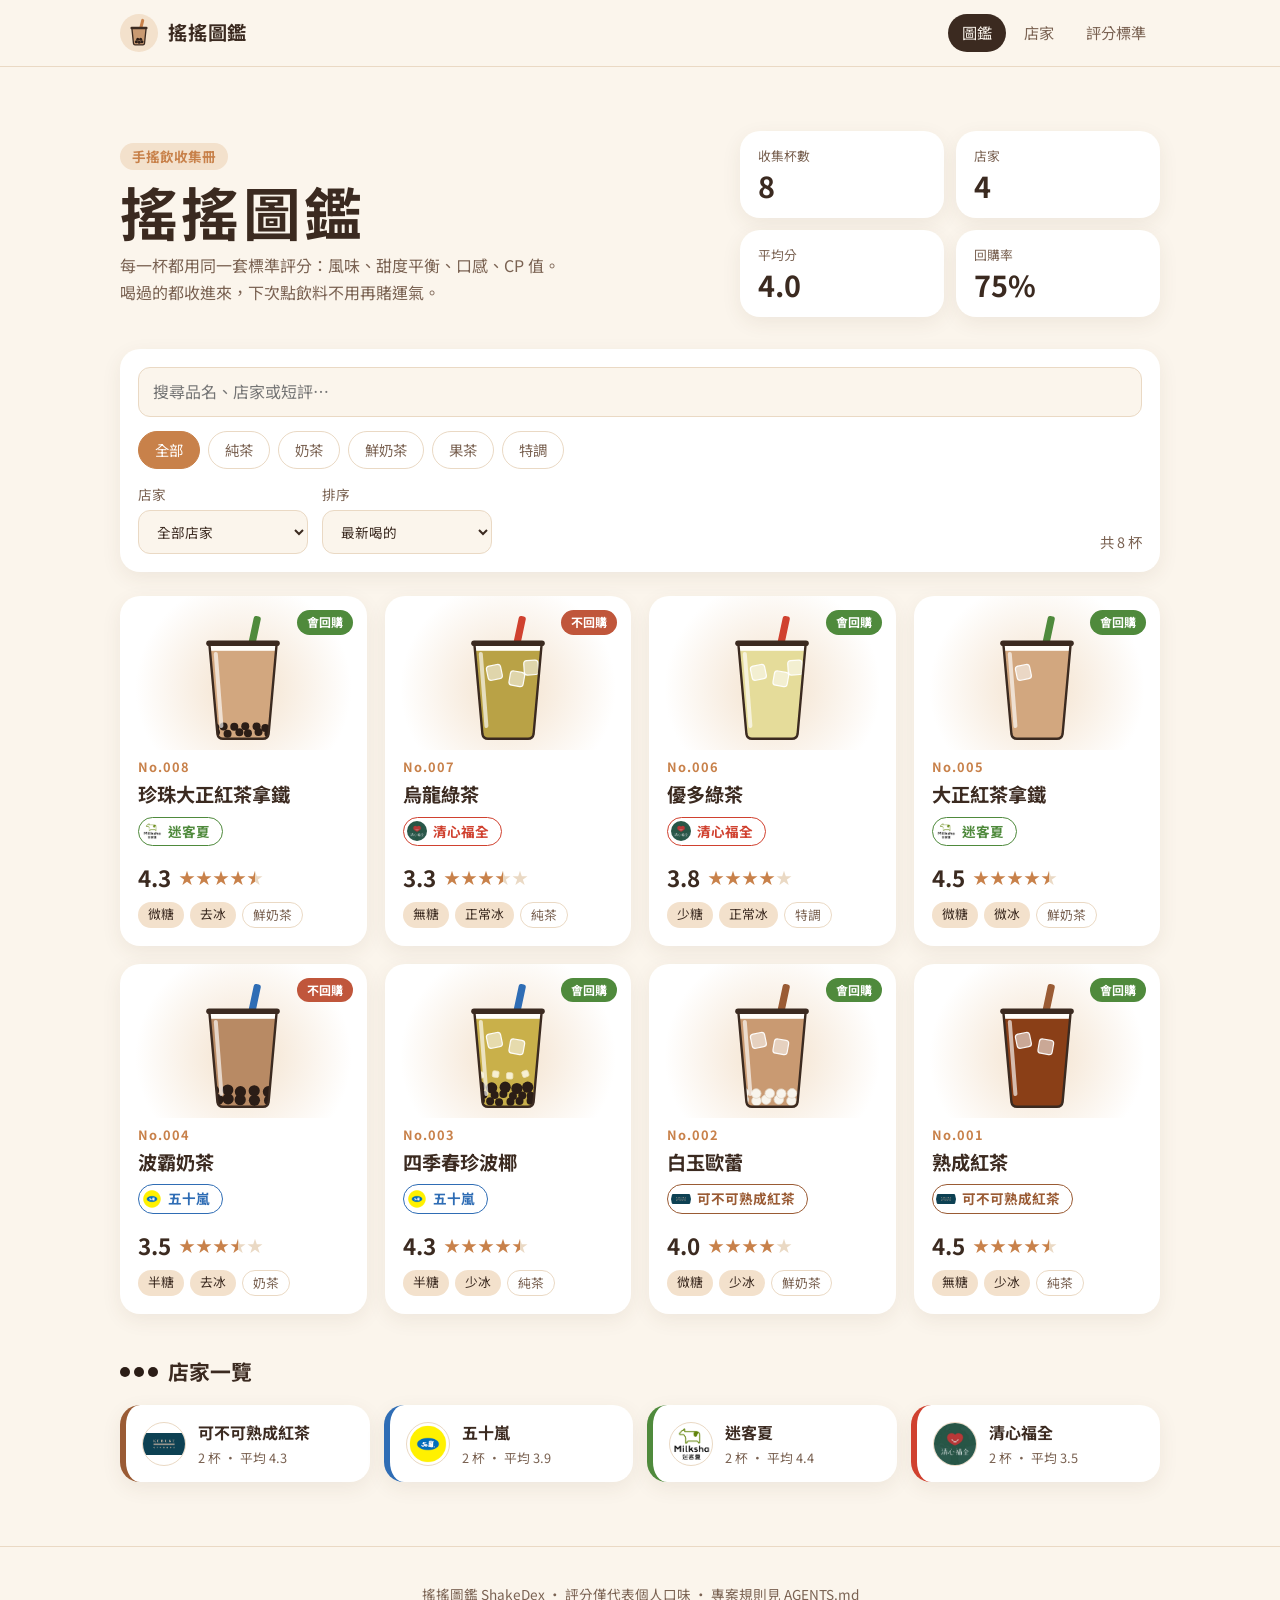
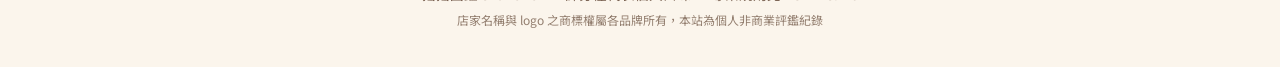
<file: index.html>
<!DOCTYPE html>
<html lang="zh-Hant-TW">
<head>
  <meta charset="UTF-8">
  <meta name="viewport" content="width=device-width, initial-scale=1">
  <title>搖搖圖鑑 ShakeDex｜手搖飲收集冊</title>
  <meta name="description" content="用同一套標準評分每一杯手搖飲的個人圖鑑">
  <link rel="icon" href="data:image/svg+xml,<svg xmlns='http://www.w3.org/2000/svg' viewBox='0 0 100 100'><text y='.9em' font-size='90'>🧋</text></svg>">
  <link rel="preconnect" href="https://fonts.googleapis.com">
  <link rel="preconnect" href="https://fonts.gstatic.com" crossorigin>
  <link rel="stylesheet" href="https://fonts.googleapis.com/css2?family=Noto+Sans+TC:wght@400;700&display=swap">
  <link rel="stylesheet" href="assets/css/style.css?v=20261117">
</head>
<body data-page="index">
  <header class="site-header">
    <a class="logo" href="index.html">
      <svg class="logo__icon" viewBox="0 0 40 40" aria-hidden="true">
          <circle class="logo__bg" cx="20" cy="20" r="20"/>
          <rect class="logo__straw" x="21" y="5" width="3.2" height="14" rx="1.6" transform="rotate(14 22.6 12)"/>
          <path class="logo__tea" d="M12.5 15 H27.5 L25.8 31 Q25.6 32.5 24.2 32.5 H15.8 Q14.4 32.5 14.2 31 Z"/>
          <circle class="logo__pearl" cx="17.2" cy="29.2" r="1.6"/>
          <circle class="logo__pearl" cx="20.2" cy="29.8" r="1.6"/>
          <circle class="logo__pearl" cx="23.1" cy="29.2" r="1.6"/>
          <circle class="logo__pearl" cx="18.7" cy="26.6" r="1.6"/>
          <circle class="logo__pearl" cx="21.7" cy="26.6" r="1.6"/>
          <rect class="logo__lid" x="11" y="13.4" width="18" height="2.6" rx="1.3"/>
        </svg>
      <span class="logo__text">搖搖圖鑑</span>
    </a>
    <nav class="site-nav" aria-label="主選單">
      <a href="index.html" class="is-current" aria-current="page">圖鑑</a>
      <a href="index.html#shops">店家</a>
      <a href="about.html">評分標準</a>
    </nav>
  </header>
  <main class="container">
    <p class="loading">搖一搖中…</p>
  </main>
  <footer class="site-footer">
    <p>搖搖圖鑑 ShakeDex · 評分僅代表個人口味 · 專案規則見 AGENTS.md</p>
    <p class="site-footer__note">店家名稱與 logo 之商標權屬各品牌所有，本站為個人非商業評鑑紀錄</p>
  </footer>
  <script src="assets/js/core.js?v=20261117"></script>
  <script src="assets/js/pages.js?v=20261117"></script>
</body>
</html>
</file>
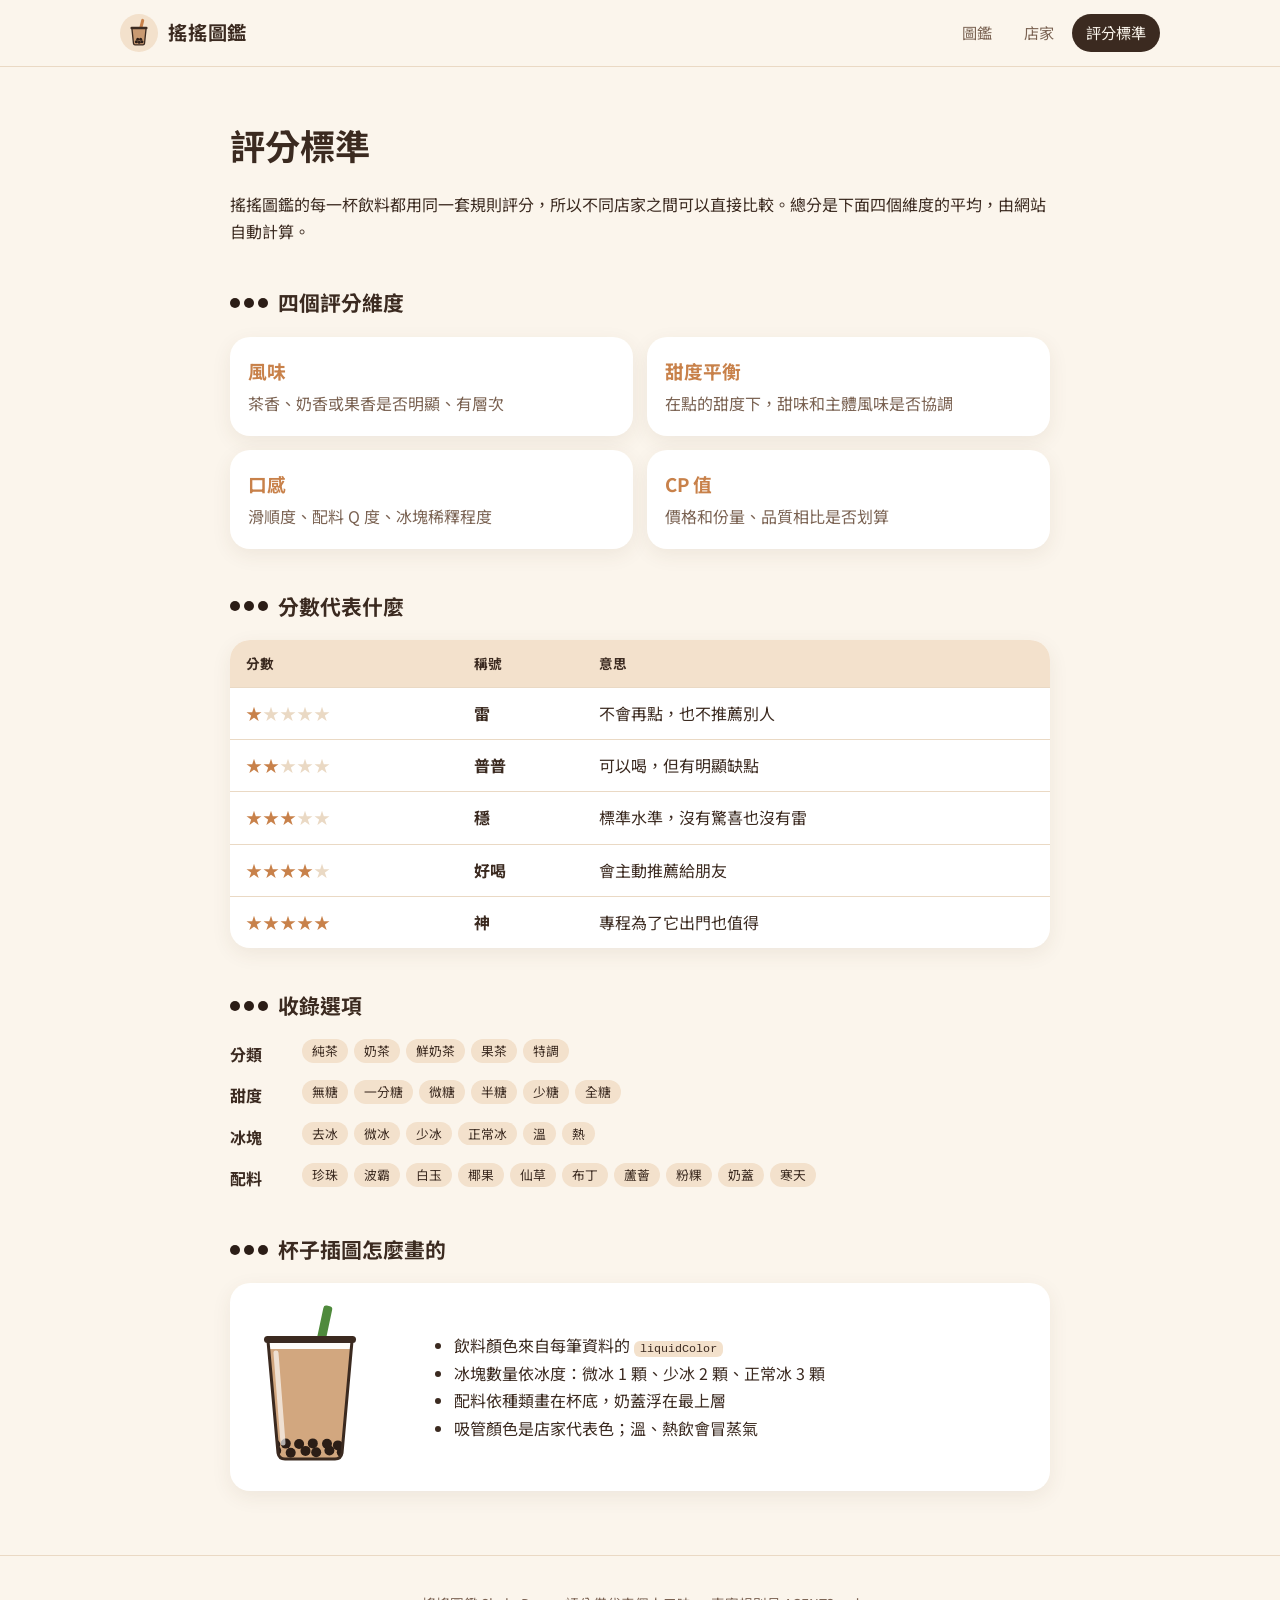
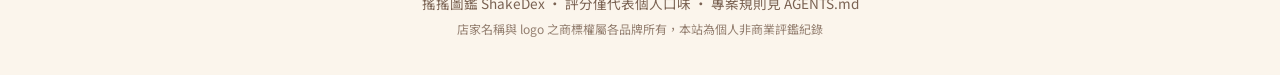
<file: about.html>
<!DOCTYPE html>
<html lang="zh-Hant-TW">
<head>
  <meta charset="UTF-8">
  <meta name="viewport" content="width=device-width, initial-scale=1">
  <title>評分標準｜搖搖圖鑑</title>
  <meta name="description" content="搖搖圖鑑的評分標準與收錄規則">
  <link rel="icon" href="data:image/svg+xml,<svg xmlns='http://www.w3.org/2000/svg' viewBox='0 0 100 100'><text y='.9em' font-size='90'>🧋</text></svg>">
  <link rel="preconnect" href="https://fonts.googleapis.com">
  <link rel="preconnect" href="https://fonts.gstatic.com" crossorigin>
  <link rel="stylesheet" href="https://fonts.googleapis.com/css2?family=Noto+Sans+TC:wght@400;700&display=swap">
  <link rel="stylesheet" href="assets/css/style.css?v=20261117">
</head>
<body data-page="about">
  <header class="site-header">
    <a class="logo" href="index.html">
      <svg class="logo__icon" viewBox="0 0 40 40" aria-hidden="true">
          <circle class="logo__bg" cx="20" cy="20" r="20"/>
          <rect class="logo__straw" x="21" y="5" width="3.2" height="14" rx="1.6" transform="rotate(14 22.6 12)"/>
          <path class="logo__tea" d="M12.5 15 H27.5 L25.8 31 Q25.6 32.5 24.2 32.5 H15.8 Q14.4 32.5 14.2 31 Z"/>
          <circle class="logo__pearl" cx="17.2" cy="29.2" r="1.6"/>
          <circle class="logo__pearl" cx="20.2" cy="29.8" r="1.6"/>
          <circle class="logo__pearl" cx="23.1" cy="29.2" r="1.6"/>
          <circle class="logo__pearl" cx="18.7" cy="26.6" r="1.6"/>
          <circle class="logo__pearl" cx="21.7" cy="26.6" r="1.6"/>
          <rect class="logo__lid" x="11" y="13.4" width="18" height="2.6" rx="1.3"/>
        </svg>
      <span class="logo__text">搖搖圖鑑</span>
    </a>
    <nav class="site-nav" aria-label="主選單">
      <a href="index.html">圖鑑</a>
      <a href="index.html#shops">店家</a>
      <a href="about.html" class="is-current" aria-current="page">評分標準</a>
    </nav>
  </header>
  <main class="container">
    <p class="loading">搖一搖中…</p>
  </main>
  <footer class="site-footer">
    <p>搖搖圖鑑 ShakeDex · 評分僅代表個人口味 · 專案規則見 AGENTS.md</p>
    <p class="site-footer__note">店家名稱與 logo 之商標權屬各品牌所有，本站為個人非商業評鑑紀錄</p>
  </footer>
  <script src="assets/js/core.js?v=20261117"></script>
  <script src="assets/js/pages.js?v=20261117"></script>
</body>
</html>
</file>
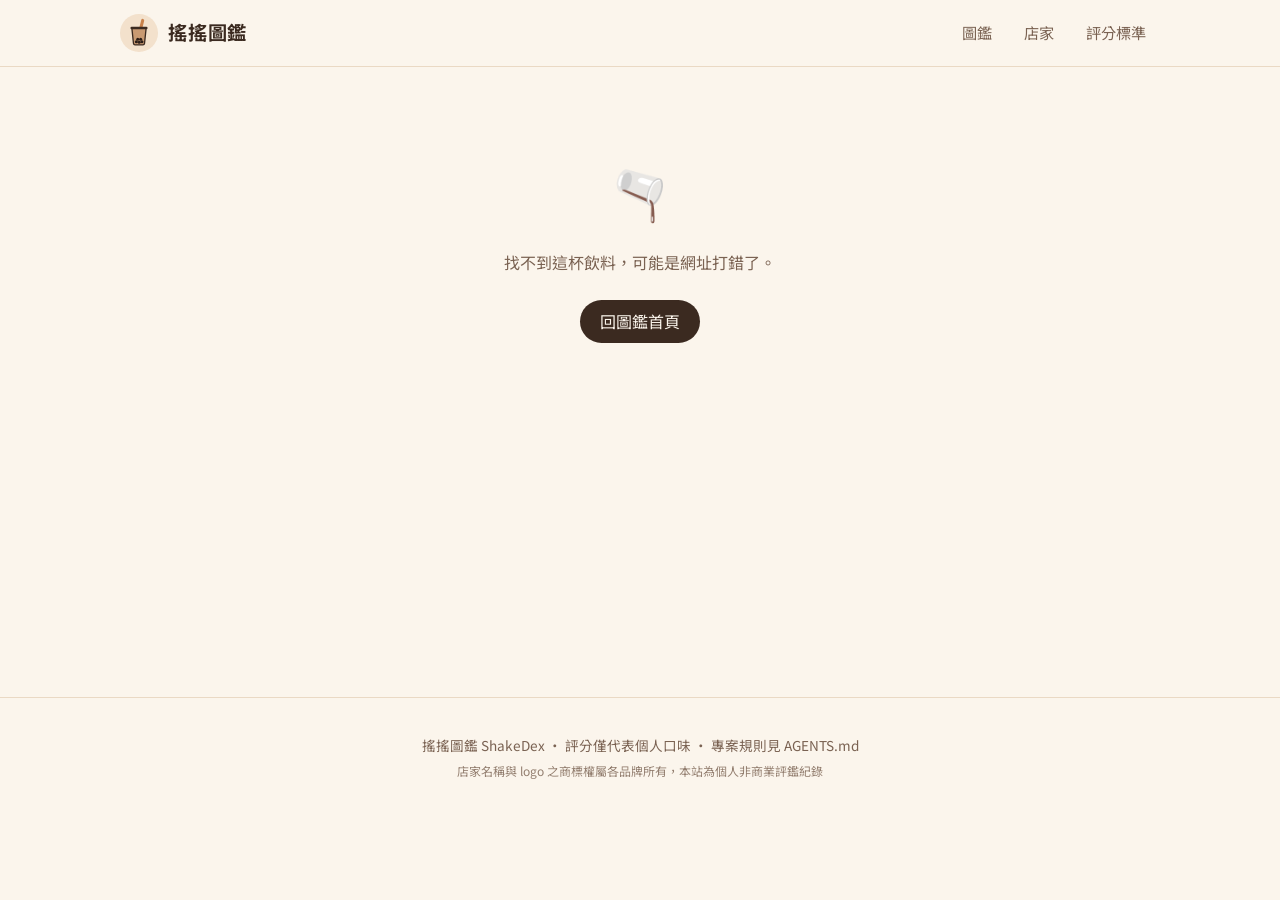
<file: drink.html>
<!DOCTYPE html>
<html lang="zh-Hant-TW">
<head>
  <meta charset="UTF-8">
  <meta name="viewport" content="width=device-width, initial-scale=1">
  <title>飲品｜搖搖圖鑑</title>
  <meta name="description" content="搖搖圖鑑的飲品頁">
  <link rel="icon" href="data:image/svg+xml,<svg xmlns='http://www.w3.org/2000/svg' viewBox='0 0 100 100'><text y='.9em' font-size='90'>🧋</text></svg>">
  <link rel="preconnect" href="https://fonts.googleapis.com">
  <link rel="preconnect" href="https://fonts.gstatic.com" crossorigin>
  <link rel="stylesheet" href="https://fonts.googleapis.com/css2?family=Noto+Sans+TC:wght@400;700&display=swap">
  <link rel="stylesheet" href="assets/css/style.css?v=20261117">
</head>
<body data-page="drink">
  <header class="site-header">
    <a class="logo" href="index.html">
      <svg class="logo__icon" viewBox="0 0 40 40" aria-hidden="true">
          <circle class="logo__bg" cx="20" cy="20" r="20"/>
          <rect class="logo__straw" x="21" y="5" width="3.2" height="14" rx="1.6" transform="rotate(14 22.6 12)"/>
          <path class="logo__tea" d="M12.5 15 H27.5 L25.8 31 Q25.6 32.5 24.2 32.5 H15.8 Q14.4 32.5 14.2 31 Z"/>
          <circle class="logo__pearl" cx="17.2" cy="29.2" r="1.6"/>
          <circle class="logo__pearl" cx="20.2" cy="29.8" r="1.6"/>
          <circle class="logo__pearl" cx="23.1" cy="29.2" r="1.6"/>
          <circle class="logo__pearl" cx="18.7" cy="26.6" r="1.6"/>
          <circle class="logo__pearl" cx="21.7" cy="26.6" r="1.6"/>
          <rect class="logo__lid" x="11" y="13.4" width="18" height="2.6" rx="1.3"/>
        </svg>
      <span class="logo__text">搖搖圖鑑</span>
    </a>
    <nav class="site-nav" aria-label="主選單">
      <a href="index.html">圖鑑</a>
      <a href="index.html#shops">店家</a>
      <a href="about.html">評分標準</a>
    </nav>
  </header>
  <main class="container">
    <p class="loading">搖一搖中…</p>
  </main>
  <footer class="site-footer">
    <p>搖搖圖鑑 ShakeDex · 評分僅代表個人口味 · 專案規則見 AGENTS.md</p>
    <p class="site-footer__note">店家名稱與 logo 之商標權屬各品牌所有，本站為個人非商業評鑑紀錄</p>
  </footer>
  <script src="assets/js/core.js?v=20261117"></script>
  <script src="assets/js/pages.js?v=20261117"></script>
</body>
</html>
</file>
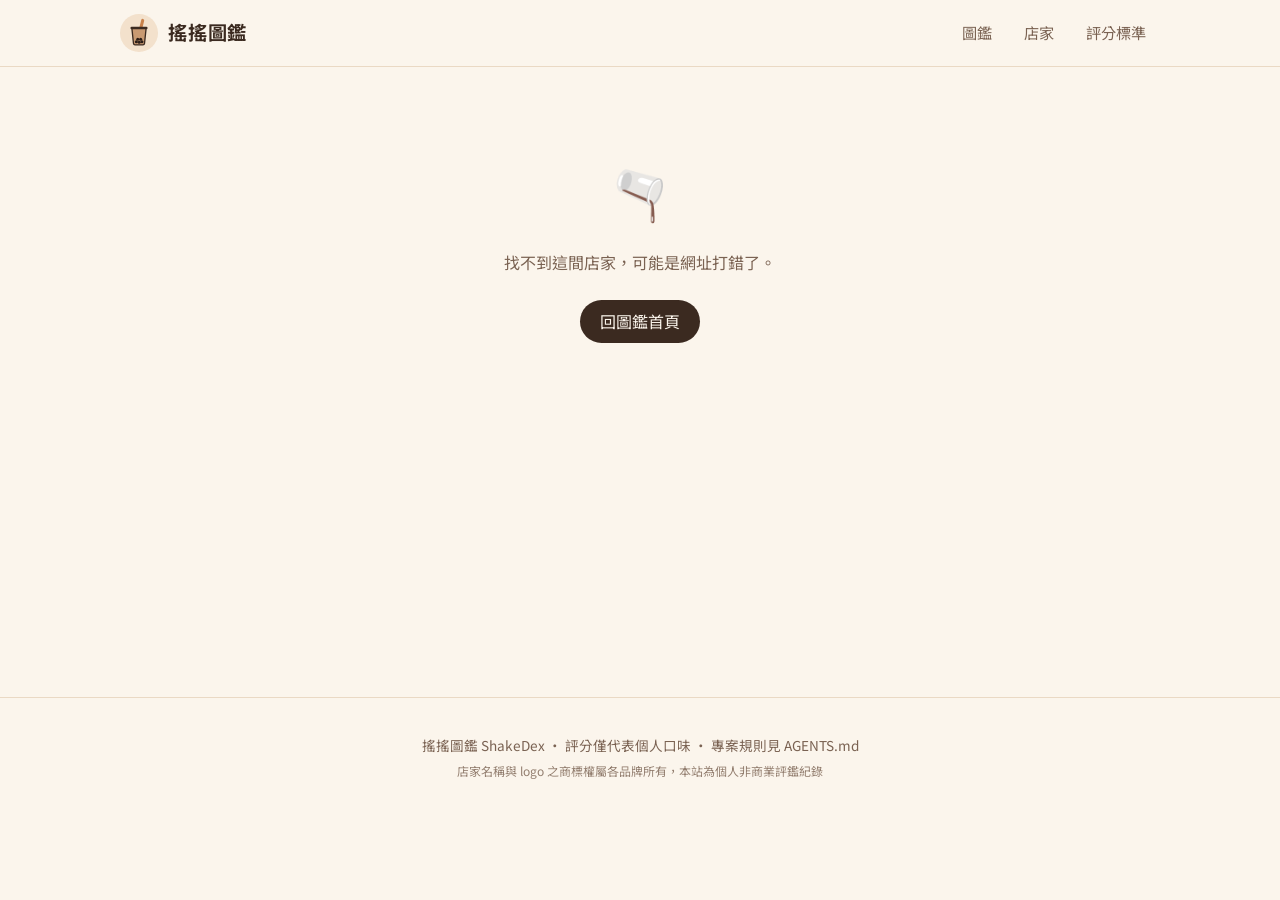
<file: shop.html>
<!DOCTYPE html>
<html lang="zh-Hant-TW">
<head>
  <meta charset="UTF-8">
  <meta name="viewport" content="width=device-width, initial-scale=1">
  <title>店家｜搖搖圖鑑</title>
  <meta name="description" content="搖搖圖鑑的店家頁">
  <link rel="icon" href="data:image/svg+xml,<svg xmlns='http://www.w3.org/2000/svg' viewBox='0 0 100 100'><text y='.9em' font-size='90'>🧋</text></svg>">
  <link rel="preconnect" href="https://fonts.googleapis.com">
  <link rel="preconnect" href="https://fonts.gstatic.com" crossorigin>
  <link rel="stylesheet" href="https://fonts.googleapis.com/css2?family=Noto+Sans+TC:wght@400;700&display=swap">
  <link rel="stylesheet" href="assets/css/style.css?v=20261117">
</head>
<body data-page="shop">
  <header class="site-header">
    <a class="logo" href="index.html">
      <svg class="logo__icon" viewBox="0 0 40 40" aria-hidden="true">
          <circle class="logo__bg" cx="20" cy="20" r="20"/>
          <rect class="logo__straw" x="21" y="5" width="3.2" height="14" rx="1.6" transform="rotate(14 22.6 12)"/>
          <path class="logo__tea" d="M12.5 15 H27.5 L25.8 31 Q25.6 32.5 24.2 32.5 H15.8 Q14.4 32.5 14.2 31 Z"/>
          <circle class="logo__pearl" cx="17.2" cy="29.2" r="1.6"/>
          <circle class="logo__pearl" cx="20.2" cy="29.8" r="1.6"/>
          <circle class="logo__pearl" cx="23.1" cy="29.2" r="1.6"/>
          <circle class="logo__pearl" cx="18.7" cy="26.6" r="1.6"/>
          <circle class="logo__pearl" cx="21.7" cy="26.6" r="1.6"/>
          <rect class="logo__lid" x="11" y="13.4" width="18" height="2.6" rx="1.3"/>
        </svg>
      <span class="logo__text">搖搖圖鑑</span>
    </a>
    <nav class="site-nav" aria-label="主選單">
      <a href="index.html">圖鑑</a>
      <a href="index.html#shops">店家</a>
      <a href="about.html">評分標準</a>
    </nav>
  </header>
  <main class="container">
    <p class="loading">搖一搖中…</p>
  </main>
  <footer class="site-footer">
    <p>搖搖圖鑑 ShakeDex · 評分僅代表個人口味 · 專案規則見 AGENTS.md</p>
    <p class="site-footer__note">店家名稱與 logo 之商標權屬各品牌所有，本站為個人非商業評鑑紀錄</p>
  </footer>
  <script src="assets/js/core.js?v=20261117"></script>
  <script src="assets/js/pages.js?v=20261117"></script>
</body>
</html>
</file>
<file: assets/css/style.css>
:root {
  --bg: #fbf5ec;
  --surface: #ffffff;
  --ink: #3b2a20;
  --ink-soft: #7a6252;
  --accent: #c8814a;
  --accent-soft: #f3e1cc;
  --pearl: #2b1d16;
  --line: #ead9c4;
  --good: #4f8a3c;
  --bad: #c0563b;
  --radius: 20px;
  --shadow: 0 6px 20px rgba(91, 58, 33, 0.08);
  --font: "Noto Sans TC", system-ui, -apple-system, "PingFang TC", "Microsoft JhengHei", sans-serif;
}

* { box-sizing: border-box; }

html { scroll-behavior: smooth; }

body {
  margin: 0;
  background: var(--bg);
  color: var(--ink);
  font-family: var(--font);
  line-height: 1.7;
  -webkit-font-smoothing: antialiased;
}

a { color: inherit; }

.container {
  max-width: 1080px;
  margin: 0 auto;
  padding: 24px 20px 64px;
  min-height: 70vh;
}

.loading { color: var(--ink-soft); text-align: center; padding: 80px 0; }

.site-header {
  position: sticky;
  top: 0;
  z-index: 10;
  display: flex;
  align-items: center;
  justify-content: space-between;
  gap: 16px;
  padding: 14px max(20px, calc((100vw - 1040px) / 2));
  background: rgba(251, 245, 236, 0.88);
  backdrop-filter: blur(10px);
  border-bottom: 1px solid var(--line);
}

.logo {
  display: flex;
  align-items: center;
  gap: 10px;
  font-weight: 700;
  font-size: 1.2rem;
  line-height: 1;
  text-decoration: none;
  letter-spacing: 0.04em;
}

.logo__icon { width: 38px; height: 38px; flex-shrink: 0; display: block; }

.logo__bg { fill: var(--accent-soft); }

.logo__straw { fill: var(--accent); }

.logo__tea { fill: #c99a72; stroke: var(--ink); stroke-width: 1.4; stroke-linejoin: round; }

.logo__pearl { fill: var(--pearl); }

.logo__lid { fill: var(--ink); }

.site-nav { display: flex; gap: 4px; }

.site-nav a {
  padding: 6px 14px;
  border-radius: 999px;
  text-decoration: none;
  color: var(--ink-soft);
  font-size: 0.95rem;
}

.site-nav a:hover { background: var(--accent-soft); color: var(--ink); }

.site-nav a.is-current { background: var(--ink); color: var(--bg); }

.site-footer p { margin: 4px 0; }

.site-footer__note { font-size: 0.75rem; opacity: 0.8; }

.site-footer {
  text-align: center;
  color: var(--ink-soft);
  font-size: 0.85rem;
  padding: 32px 20px;
  border-top: 1px solid var(--line);
}

.hero {
  display: grid;
  grid-template-columns: 1.4fr 1fr;
  gap: 32px;
  align-items: center;
  padding: 40px 0 32px;
}

.hero__kicker {
  display: inline-block;
  margin: 0;
  padding: 2px 12px;
  border-radius: 999px;
  background: var(--accent-soft);
  color: var(--accent);
  font-weight: 700;
  font-size: 0.85rem;
}

.hero__title {
  margin: 8px 0;
  font-size: clamp(2.4rem, 6vw, 3.6rem);
  line-height: 1.15;
  letter-spacing: 0.06em;
}

.hero__lead { margin: 0; color: var(--ink-soft); }

.stats {
  display: grid;
  grid-template-columns: repeat(2, 1fr);
  gap: 12px;
  margin: 0;
}

.stats div {
  background: var(--surface);
  border-radius: var(--radius);
  padding: 14px 18px;
  box-shadow: var(--shadow);
}

.stats dt { font-size: 0.8rem; color: var(--ink-soft); }

.stats dd { margin: 0; font-size: 1.8rem; font-weight: 700; line-height: 1.3; }

.stats--compact { grid-template-columns: repeat(3, 1fr); }

.stats--compact dd { font-size: 1.3rem; }

.controls {
  display: grid;
  gap: 14px;
  padding: 18px;
  margin-bottom: 24px;
  background: var(--surface);
  border-radius: var(--radius);
  box-shadow: var(--shadow);
}

.controls__search,
.controls select {
  width: 100%;
  padding: 10px 14px;
  border: 1.5px solid var(--line);
  border-radius: 12px;
  background: var(--bg);
  color: var(--ink);
  font: inherit;
}

.controls__search:focus,
.controls select:focus { outline: none; border-color: var(--accent); }

.controls__row {
  display: flex;
  flex-wrap: wrap;
  align-items: end;
  gap: 14px;
}

.controls__row label {
  display: grid;
  gap: 4px;
  font-size: 0.85rem;
  color: var(--ink-soft);
  min-width: 170px;
}

.controls__count { margin: 0 0 0 auto; color: var(--ink-soft); font-size: 0.9rem; }

.chips { display: flex; flex-wrap: wrap; gap: 8px; }

.chip {
  padding: 6px 16px;
  border: 1.5px solid var(--line);
  border-radius: 999px;
  background: transparent;
  color: var(--ink-soft);
  font: inherit;
  font-size: 0.9rem;
  cursor: pointer;
}

.chip:hover { border-color: var(--accent); color: var(--ink); }

.chip.is-active { background: var(--accent); border-color: var(--accent); color: #fff; }

.grid {
  display: grid;
  grid-template-columns: repeat(auto-fill, minmax(230px, 1fr));
  gap: 18px;
}

.drink-card {
  position: relative;
  display: flex;
  flex-direction: column;
  background: var(--surface);
  border-radius: var(--radius);
  box-shadow: var(--shadow);
  overflow: hidden;
  transition: transform 0.2s ease, box-shadow 0.2s ease;
}

.drink-card:hover { transform: translateY(-4px); box-shadow: 0 12px 28px rgba(91, 58, 33, 0.14); }

.drink-card__link { position: absolute; inset: 0; z-index: 1; }

.drink-card__art {
  display: grid;
  place-items: center;
  padding: 18px 0 8px;
  background: radial-gradient(circle at 50% 60%, var(--accent-soft), transparent 70%);
}

.drink-card__art .cup { width: 96px; height: 128px; }

.drink-card__body { padding: 6px 18px 18px; }

.drink-card__no { margin: 0; font-size: 0.8rem; font-weight: 700; color: var(--accent); letter-spacing: 0.08em; }

.drink-card__title { margin: 0 0 6px; font-size: 1.2rem; }

.drink-card__score { display: flex; align-items: center; gap: 8px; margin: 10px 0 6px; }

.drink-card__score strong { font-size: 1.4rem; }

.drink-card__tags { display: flex; flex-wrap: wrap; gap: 6px; margin: 0; }

.drink-card .shop-badge { position: relative; z-index: 2; }

.tag {
  display: inline-block;
  padding: 1px 10px;
  border-radius: 999px;
  background: var(--accent-soft);
  color: var(--ink);
  font-size: 0.8rem;
}

.tag--cat { background: transparent; border: 1px solid var(--line); color: var(--ink-soft); }

.shop-badge {
  --shop: var(--accent);
  display: inline-flex;
  align-items: center;
  gap: 6px;
  padding: 2px 12px 2px 3px;
  border-radius: 999px;
  border: 1.5px solid var(--shop);
  color: var(--shop);
  font-size: 0.85rem;
  font-weight: 700;
  text-decoration: none;
  background: var(--surface);
}

.shop-badge:hover { background: var(--shop); color: #fff; }

.shop-icon {
  display: inline-grid;
  place-items: center;
  flex-shrink: 0;
  border-radius: 50%;
  overflow: hidden;
  background: var(--surface);
  border: 1px solid var(--line);
  line-height: 1;
}

.shop-icon img { width: 100%; height: 100%; object-fit: contain; display: block; }

.shop-icon--sm { width: 20px; height: 20px; font-size: 0.75rem; border: none; background: transparent; }

.shop-icon--md { width: 44px; height: 44px; font-size: 1.5rem; }

.shop-icon--lg { width: 88px; height: 88px; font-size: 2.6rem; border-width: 2px; border-color: var(--shop); }

.shop-icon.is-emoji { background: var(--accent-soft); }

.shop-icon--sm.is-emoji { background: transparent; }

.stars { display: inline-flex; font-size: 1rem; letter-spacing: 1px; }

.star--full { color: var(--accent); }

.star--empty { color: var(--line); }

.star--half {
  background: linear-gradient(90deg, var(--accent) 50%, var(--line) 50%);
  -webkit-background-clip: text;
  background-clip: text;
  color: transparent;
}

.rebuy {
  position: absolute;
  top: 14px;
  right: 14px;
  padding: 2px 10px;
  border-radius: 999px;
  font-size: 0.75rem;
  font-weight: 700;
  color: #fff;
}

.rebuy--yes { background: var(--good); }

.rebuy--no { background: var(--bad); }

.rebuy--inline { position: static; margin-left: 4px; }

.cup-glass { fill: #fffdf9; }

.cup-outline { fill: none; stroke: var(--ink); stroke-width: 3; stroke-linejoin: round; }

.cup-lid { fill: var(--ink); }

.cup-shine { stroke: rgba(255, 255, 255, 0.65); stroke-width: 5; stroke-linecap: round; }

.cup-ice { fill: rgba(255, 255, 255, 0.55); stroke: rgba(255, 255, 255, 0.95); stroke-width: 1.5; }

.cup-steam path { fill: none; stroke: var(--ink-soft); stroke-width: 2.5; stroke-linecap: round; opacity: 0.5; }

.t-pearl { fill: var(--pearl); }

.t-baiyu { fill: #f8f4ec; stroke: #e2d6c4; stroke-width: 1; }

.t-coconut { fill: rgba(255, 252, 235, 0.85); stroke: #efe3b8; stroke-width: 1; }

.t-grass { fill: #1f1a17; }

.t-pudding { fill: #f2c14e; }

.t-aloe { fill: rgba(222, 240, 214, 0.9); stroke: #b9d6aa; stroke-width: 1; }

.t-fengguo { fill: rgba(232, 192, 112, 0.9); }

.t-agar { fill: rgba(250, 250, 250, 0.85); stroke: #ddd; stroke-width: 1; }

.t-foam { fill: #fff6e3; }

.t-default { fill: var(--ink-soft); }

.section-title {
  display: flex;
  align-items: center;
  gap: 10px;
  margin: 40px 0 16px;
  font-size: 1.3rem;
}

.section-title::before {
  content: "";
  width: 10px;
  height: 10px;
  border-radius: 50%;
  background: var(--pearl);
  box-shadow: 14px 0 0 var(--pearl), 28px 0 0 var(--pearl);
  margin-right: 28px;
}

.shop-list {
  display: grid;
  grid-template-columns: repeat(auto-fill, minmax(200px, 1fr));
  gap: 14px;
}

.shop-tile {
  --shop: var(--accent);
  display: grid;
  grid-template-columns: auto 1fr;
  grid-template-rows: auto auto;
  column-gap: 12px;
  align-items: center;
  padding: 14px 16px;
  background: var(--surface);
  border-radius: var(--radius);
  border-left: 6px solid var(--shop);
  box-shadow: var(--shadow);
  text-decoration: none;
  transition: transform 0.2s ease;
}

.shop-tile:hover { transform: translateY(-3px); }

.shop-tile .shop-icon { grid-row: span 2; }

.shop-tile__name { font-weight: 700; }

.shop-tile__meta { font-size: 0.8rem; color: var(--ink-soft); }

.shop-hero {
  --shop: var(--accent);
  display: grid;
  grid-template-columns: auto 1fr auto;
  gap: 24px;
  align-items: center;
  margin-top: 24px;
  padding: 28px;
  background: var(--surface);
  border-radius: var(--radius);
  border-top: 10px solid var(--shop);
  box-shadow: var(--shadow);
}

.shop-hero__name { margin: 0; font-size: 2rem; color: var(--shop); }

.shop-hero__intro { margin: 4px 0 0; color: var(--ink-soft); }

.shop-hero .stats div { box-shadow: none; background: var(--bg); }

.drink-detail {
  display: grid;
  grid-template-columns: 280px 1fr;
  gap: 32px;
  margin-top: 24px;
  padding: 32px;
  background: var(--surface);
  border-radius: var(--radius);
  box-shadow: var(--shadow);
}

.drink-detail__art {
  display: grid;
  place-items: center;
  border-radius: var(--radius);
  background: radial-gradient(circle at 50% 60%, var(--accent-soft), var(--bg) 75%);
  padding: 24px;
}

.drink-detail__art .cup { width: 180px; height: 240px; }

.drink-detail__title { margin: 0 0 8px; font-size: 2.2rem; line-height: 1.3; }

.drink-detail__score { display: flex; align-items: center; gap: 10px; margin: 14px 0; }

.drink-detail__score strong { font-size: 2.2rem; }

.drink-detail__score .stars { font-size: 1.3rem; }

.drink-detail__comment {
  display: flex;
  align-items: flex-start;
  gap: 12px;
  margin: 0 0 18px;
  padding: 14px 18px;
  border-radius: 14px;
  background: var(--accent-soft);
  font-size: 1.1rem;
  line-height: 1.6;
}

.drink-detail__comment::before {
  content: "“";
  flex-shrink: 0;
  height: 1.6rem;
  font-family: Georgia, "Times New Roman", serif;
  font-size: 2.8rem;
  line-height: 1;
  color: var(--accent);
}

.spec {
  display: grid;
  grid-template-columns: repeat(3, 1fr);
  gap: 10px;
  margin: 0;
}

.spec div { padding: 8px 12px; border: 1px solid var(--line); border-radius: 12px; }

.spec dt { font-size: 0.75rem; color: var(--ink-soft); }

.spec dd { margin: 0; font-weight: 700; }

.drink-detail__radar {
  grid-column: 1 / -1;
  display: grid;
  grid-template-columns: 1fr 1fr;
  gap: 8px 32px;
  align-items: center;
}

.drink-detail__radar .section-title { grid-column: 1 / -1; margin-top: 8px; }

.radar { width: 100%; max-width: 340px; justify-self: center; }

.radar-grid { fill: none; stroke: var(--line); stroke-width: 1; }

.radar-axis { stroke: var(--line); stroke-width: 1; }

.radar-shape { fill: rgba(200, 129, 74, 0.3); stroke: var(--accent); stroke-width: 2.5; stroke-linejoin: round; }

.radar-dot { fill: var(--accent); }

.radar-label { font-size: 11px; fill: var(--ink); font-weight: 700; font-family: var(--font); }

.dim-list { list-style: none; margin: 0; padding: 0; display: grid; gap: 14px; }

.dim-list li { display: grid; grid-template-columns: 72px 1fr 24px; align-items: center; gap: 10px; }

.dim-list__bar { height: 12px; border-radius: 999px; background: var(--accent-soft); overflow: hidden; }

.dim-list__fill { display: block; height: 100%; border-radius: 999px; background: var(--accent); }

.dim-list__fill--1 { width: 20%; }
.dim-list__fill--2 { width: 40%; }
.dim-list__fill--3 { width: 60%; }
.dim-list__fill--4 { width: 80%; }
.dim-list__fill--5 { width: 100%; }

.pager { display: flex; justify-content: space-between; gap: 12px; margin-top: 20px; }

.pager__link {
  padding: 10px 18px;
  border-radius: 999px;
  background: var(--surface);
  box-shadow: var(--shadow);
  text-decoration: none;
  font-size: 0.9rem;
}

.pager__link:hover { background: var(--ink); color: var(--bg); }

.prose { max-width: 820px; margin: 0 auto; }

.page-title { font-size: 2.2rem; margin: 24px 0 8px; }

.dim-cards { display: grid; grid-template-columns: repeat(2, 1fr); gap: 14px; }

.dim-card { padding: 18px; background: var(--surface); border-radius: var(--radius); box-shadow: var(--shadow); }

.dim-card h3 { margin: 0 0 4px; color: var(--accent); }

.dim-card p { margin: 0; color: var(--ink-soft); }

.scale {
  width: 100%;
  border-collapse: collapse;
  background: var(--surface);
  border-radius: var(--radius);
  overflow: hidden;
  box-shadow: var(--shadow);
}

.scale th, .scale td { padding: 12px 16px; text-align: left; border-bottom: 1px solid var(--line); }

.scale th { background: var(--accent-soft); font-size: 0.85rem; }

.scale tr:last-child td { border-bottom: none; }

.option-groups { display: grid; gap: 12px; margin: 0; }

.option-groups div { display: grid; grid-template-columns: 60px 1fr; gap: 12px; align-items: start; }

.option-groups dt { font-weight: 700; padding-top: 2px; }

.option-groups dd { margin: 0; display: flex; flex-wrap: wrap; gap: 6px; }

.art-explain {
  display: grid;
  grid-template-columns: 160px 1fr;
  gap: 24px;
  align-items: center;
  padding: 20px;
  background: var(--surface);
  border-radius: var(--radius);
  box-shadow: var(--shadow);
}

.art-explain__cup .cup { width: 120px; height: 160px; }

.art-explain ul { margin: 0; padding-left: 20px; }

code { background: var(--accent-soft); padding: 1px 6px; border-radius: 6px; font-size: 0.9em; }

.empty { grid-column: 1 / -1; text-align: center; padding: 60px 20px; color: var(--ink-soft); }

.empty__emoji { font-size: 3rem; margin: 0; }

.btn {
  display: inline-block;
  margin-top: 8px;
  padding: 8px 20px;
  border-radius: 999px;
  background: var(--ink);
  color: var(--bg);
  text-decoration: none;
}

@media (max-width: 760px) {
  .hero { grid-template-columns: 1fr; padding-top: 24px; }
  .shop-hero { grid-template-columns: 1fr; text-align: center; justify-items: center; }
  .drink-detail { grid-template-columns: 1fr; padding: 20px; }
  .drink-detail__radar { grid-template-columns: 1fr; }
  .spec { grid-template-columns: repeat(2, 1fr); }
  .dim-cards { grid-template-columns: 1fr; }
  .art-explain { grid-template-columns: 1fr; justify-items: center; }
  .site-nav a { padding: 6px 10px; }
  .logo { font-size: 1.05rem; }
}
</file>
